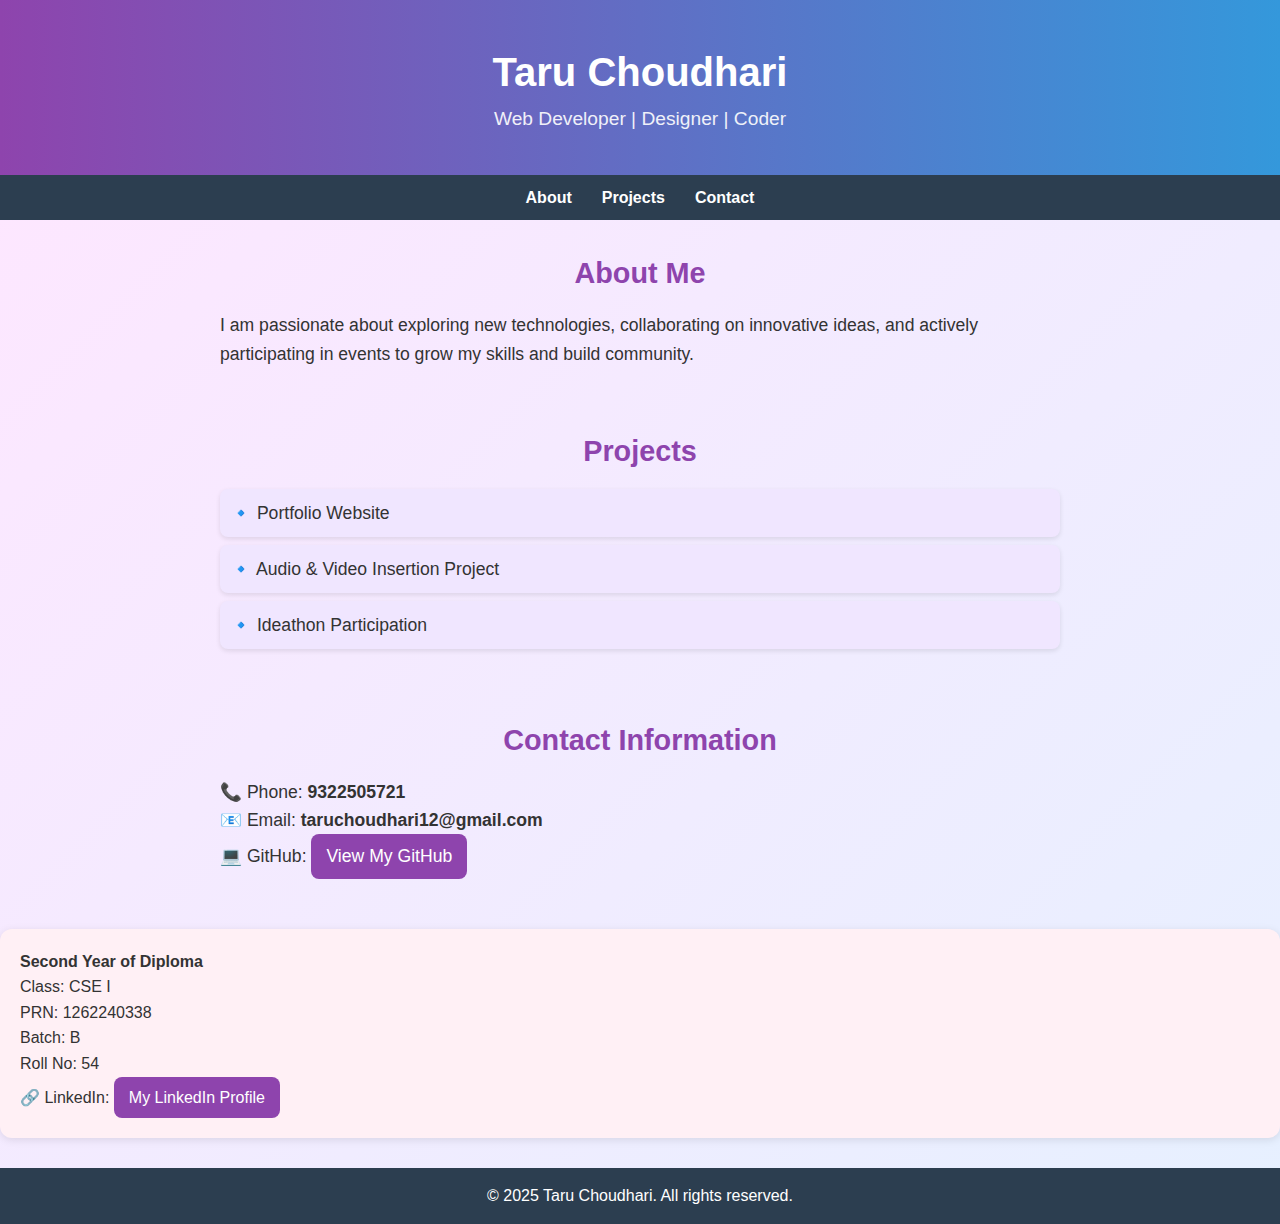
<file: indexmmy.html/index.html>
<!DOCTYPE html>
<html lang="en">
<head>
    <meta charset="UTF-8">
    <title>Taru Choudhari - Portfolio</title>
    <style>
        /* ===== General Reset ===== */
        * {
            margin: 0;
            padding: 0;
            box-sizing: border-box;
        }

        body {
            font-family: 'Segoe UI', Tahoma, sans-serif;
            background: linear-gradient(135deg, #ffe6ff, #e6f0ff);
            color: #333;
            line-height: 1.6;
        }

        /* ===== Header ===== */
        header {
            text-align: center;
            padding: 40px 20px;
            background: linear-gradient(90deg, #8e44ad, #3498db);
            color: white;
            box-shadow: 0 4px 8px rgba(0,0,0,0.2);
        }

        header h1 {
            font-size: 2.5rem;
        }

        header p {
            font-size: 1.2rem;
            opacity: 0.9;
        }

        /* ===== Navigation ===== */
        nav {
            display: flex;
            justify-content: center;
            background: #2c3e50;
            padding: 10px;
        }

        nav a {
            color: white;
            text-decoration: none;
            margin: 0 15px;
            font-weight: bold;
            transition: 0.3s;
        }

        nav a:hover {
            color: #f39c12;
            transform: scale(1.1);
        }

        /* ===== Sections ===== */
        section {
            padding: 30px;
            max-width: 900px;
            margin: auto;
        }

        section h2 {
            color: #8e44ad;
            margin-bottom: 15px;
            text-align: center;
            font-size: 1.8rem;
        }

        section p, ul {
            font-size: 1.1rem;
        }

        /* ===== Projects List ===== */
        ul {
            list-style: none;
        }

        ul li {
            background: #f0e6ff;
            padding: 10px;
            margin: 8px 0;
            border-radius: 8px;
            box-shadow: 0 2px 5px rgba(0,0,0,0.1);
            transition: 0.3s;
        }

        ul li:hover {
            background: #d1c4e9;
            transform: translateY(-3px);
        }

        /* ===== Personal Details ===== */
        .details {
            background: #fff0f5;
            padding: 20px;
            border-radius: 12px;
            margin-top: 20px;
            box-shadow: 0 2px 8px rgba(0,0,0,0.1);
        }

        /* ===== Links ===== */
        a.profile-link {
            display: inline-block;
            padding: 8px 15px;
            background: #8e44ad;
            color: white;
            text-decoration: none;
            border-radius: 8px;
            transition: 0.3s;
        }

        a.profile-link:hover {
            background: #732d91;
        }

        /* ===== Footer ===== */
        footer {
            text-align: center;
            padding: 15px;
            background: #2c3e50;
            color: white;
            margin-top: 30px;
        }
    </style>
</head>
<body>

    <header>
        <h1>Taru Choudhari</h1>
        <p>Web Developer | Designer | Coder</p>
    </header>

    <nav>
        <a href="#about">About</a>
        <a href="#projects">Projects</a>
        <a href="#contact">Contact</a>
    </nav>

    <section id="about">
        <h2>About Me</h2>
        <p>I am passionate about exploring new technologies, collaborating on innovative ideas, and actively participating in events to grow my skills and build community.</p>
    </section>

    <section id="projects">
        <h2>Projects</h2>
        <ul>
            <li>🔹 Portfolio Website</li>
            <li>🔹 Audio & Video Insertion Project</li>
            <li>🔹 Ideathon Participation</li>
        </ul>
    </section>

    <section id="contact">
        <h2>Contact Information</h2>
        <p>📞 Phone: <strong>9322505721</strong></p>
        <p>📧 Email: <strong>taruchoudhari12@gmail.com</strong></p>
        <p>💻 GitHub: <a class="profile-link" href="https://github.com/Taru-C" target="_blank">View My GitHub</a></p>
    </section>

    <div class="details">
        <p><strong>Second Year of Diploma</strong></p>
        <p>Class: CSE I</p>
        <p>PRN: 1262240338</p>
        <p>Batch: B</p>
        <p>Roll No: 54</p>
        <p>🔗 LinkedIn: <a class="profile-link" href="https://www.linkedin.com/in/taru-choudhari-80414a372/" target="_blank">My LinkedIn Profile</a></p>
    </div>

    <footer>
        <p>&copy; 2025 Taru Choudhari. All rights reserved.</p>
    </footer>

</body>
</html>
</file>
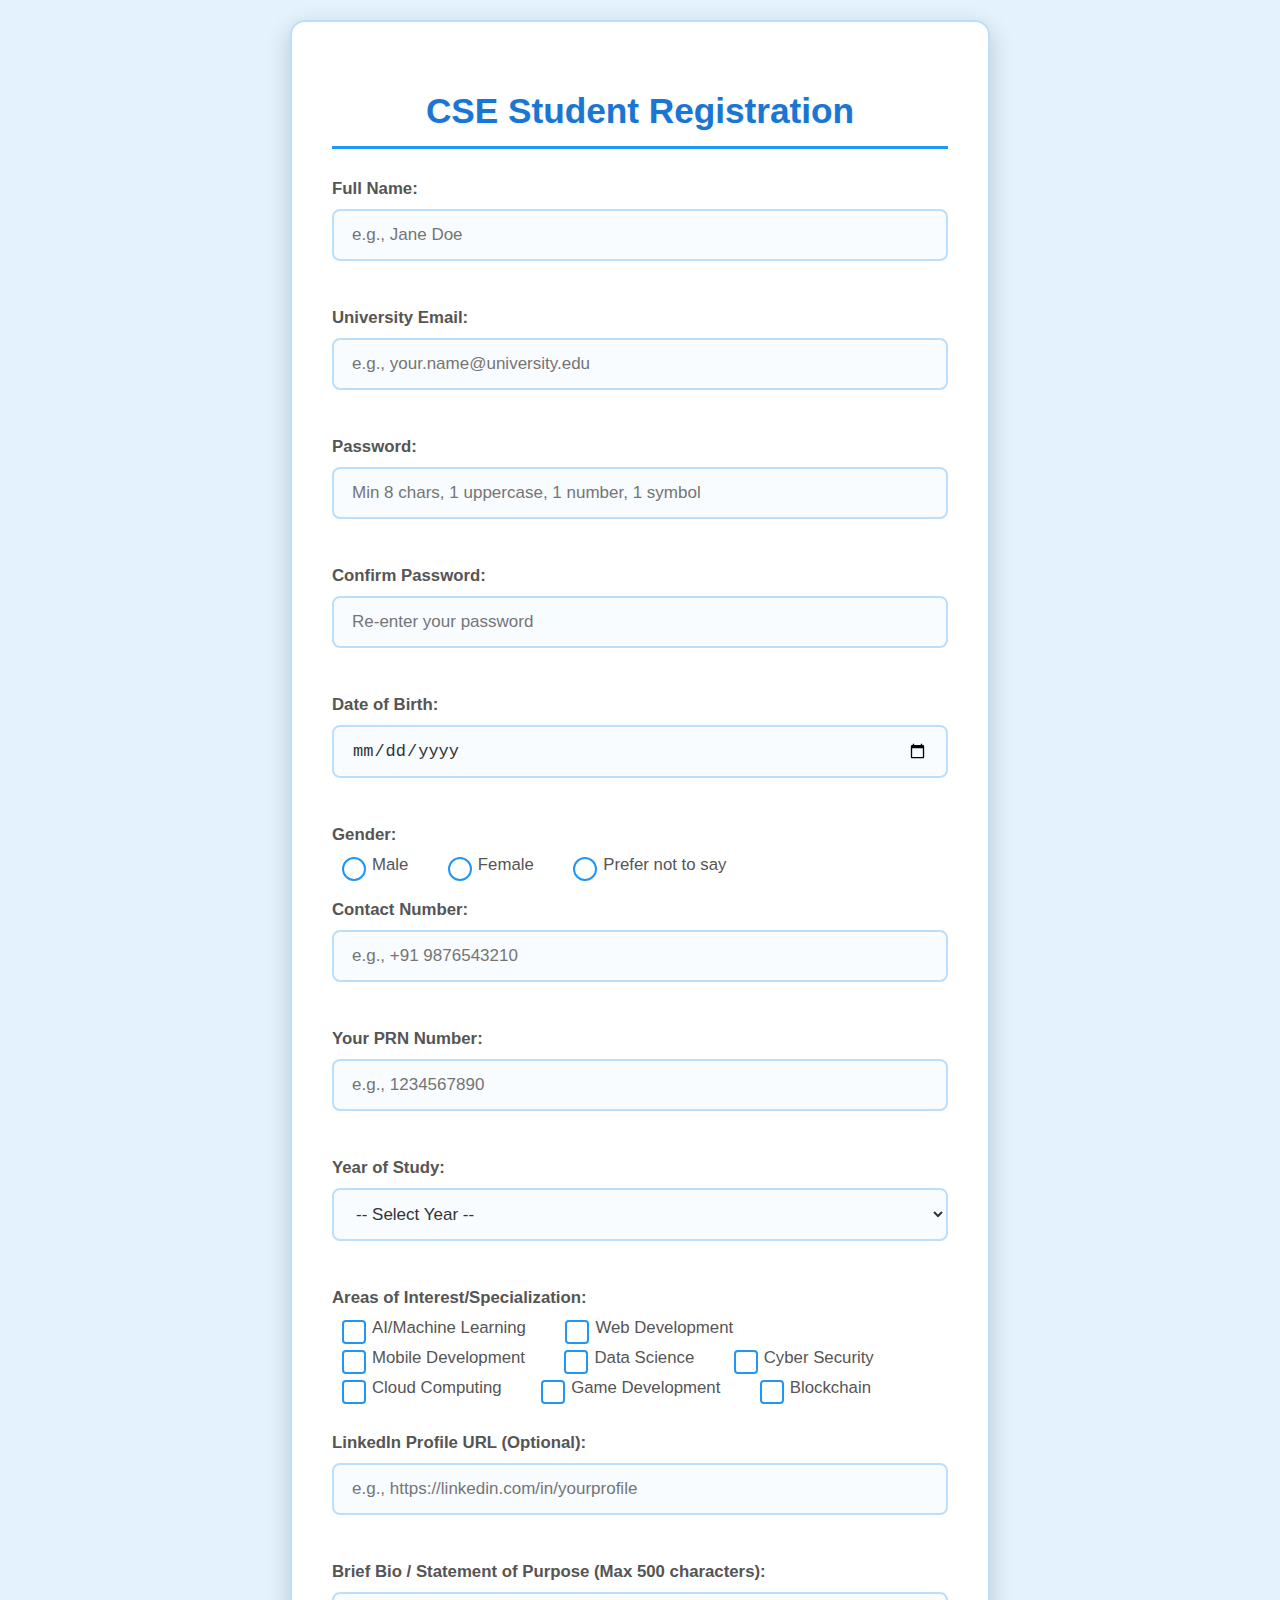
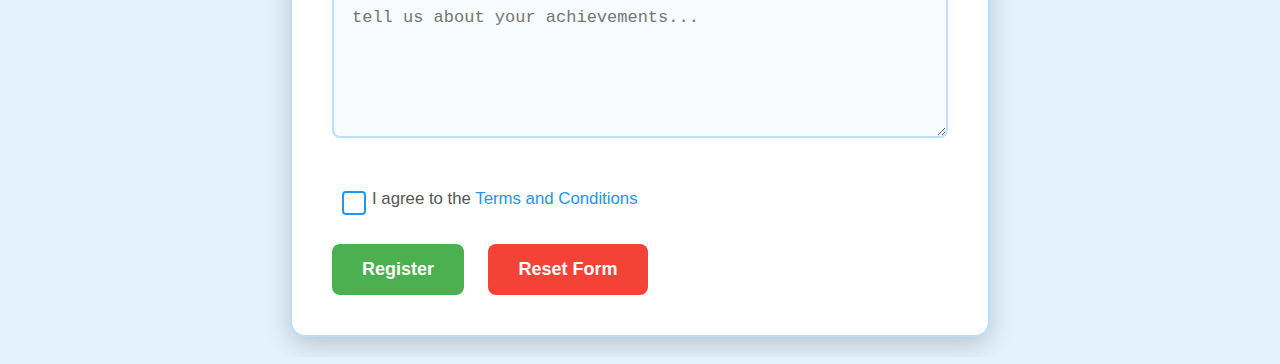
<file: forms.html>
<!DOCTYPE html>
<html lang="en">
<head>
    <meta charset="UTF-8">
    <meta name="viewport" content="width=device-width, initial-scale=1.0">
    <title>Colorful CSE Student Registration</title>
    <style>
        /* Define a vibrant and professional color palette */
        :root {
            --primary-blue: #2196F3; /* A bright, welcoming blue */
            --primary-dark-blue: #1976D2; /* Darker blue for accents/hover */
            --accent-green: #4CAF50; /* A fresh, lively green for success/buttons */
            --accent-green-dark: #388E3C; /* Darker green for button hover */
            --accent-orange: #FF9800; /* A warm orange for highlights */
            --text-dark: #333333; /* Standard dark text */
            --text-medium: #555555; /* Slightly lighter text for labels */
            --bg-light-blue: #E3F2FD; /* Very light blue for page background */
            --bg-white: #FFFFFF; /* Pure white for form background */
            --border-light: #BBDEFB; /* Light blue border */
            --border-medium: #90CAF9; /* Medium blue border for focus/emphasis */
            --error-red: #F44336; /* Bright red for errors and reset button */
            --shadow-color: rgba(0, 0, 0, 0.18); /* A bit more prominent shadow */
        }

        body {
            font-family: 'Segoe UI', Tahoma, Geneva, Verdana, sans-serif;
            margin: 0;
            padding: 20px;
            background-color: var(--bg-light-blue); /* Page background */
            display: flex;
            justify-content: center;
            align-items: center;
            min-height: 100vh;
            color: var(--text-dark); /* Default text color */
        }
        form {
            background-color: var(--bg-white);
            padding: 40px; /* Increased padding */
            border-radius: 15px; /* Slightly more rounded */
            box-shadow: 0 8px 25px var(--shadow-color); /* More vibrant shadow */
            max-width: 700px; /* Slightly increased max-width */
            width: 100%;
            border: 2px solid var(--border-light); /* Slightly thicker border */
            box-sizing: border-box;
            position: relative; /* For potential background gradients or patterns */
            overflow: hidden; /* Ensures background elements stay within bounds */
        }

        /* Subtle background pattern/gradient for the form */
        form::before {
            content: '';
            position: absolute;
            top: 0;
            left: 0;
            width: 100%;
            height: 100%;
            background: linear-gradient(135deg, rgba(var(--primary-blue), 0.05) 0%, rgba(var(--accent-green), 0.02) 100%);
            z-index: 0;
            border-radius: 15px;
        }

        form > * {
            position: relative; /* Ensures form content is above the pseudo-element background */
            z-index: 1;
        }

        h2 {
            text-align: center;
            color: var(--primary-dark-blue); /* Darker blue for the heading */
            margin-bottom: 30px; /* Increased margin */
            border-bottom: 3px solid var(--primary-blue); /* More prominent border */
            padding-bottom: 15px; /* Increased padding */
            font-size: 2.2em; /* Larger heading */
            text-shadow: 1px 1px 3px rgba(0, 0, 0, 0.08); /* Subtle text shadow */
        }
        label {
            display: block;
            margin-bottom: 10px; /* Increased margin */
            font-weight: 700; /* Bolder labels */
            color: var(--text-medium); /* Dark grey for labels */
            font-size: 1.05em; /* Slightly larger label text */
        }
        input[type="text"],
        input[type="email"],
        input[type="password"],
        input[type="number"],
        input[type="tel"],
        input[type="url"],
        input[type="date"],
        textarea,
        select {
            width: 100%;
            padding: 14px 18px; /* More padding */
            margin-bottom: 22px; /* Increased margin */
            border: 2px solid var(--border-light); /* Slightly thicker border */
            border-radius: 8px; /* More rounded inputs */
            box-sizing: border-box;
            font-size: 17px; /* Larger font size in inputs */
            color: var(--text-dark);
            background-color: #F8FCFF; /* Very subtle light blue background for inputs */
            transition: border-color 0.3s ease-in-out, box-shadow 0.3s ease-in-out, background-color 0.3s ease;
        }
        input[type="text"]:focus,
        input[type="email"]:focus,
        input[type="password"]:focus,
        input[type="number"]:focus,
        input[type="tel"]:focus,
        input[type="url"]:focus,
        input[type="date"]:focus,
        textarea:focus,
        select:focus {
            border-color: var(--primary-blue); /* Primary blue on focus */
            box-shadow: 0 0 10px rgba(var(--primary-blue), 0.4); /* Stronger, colored shadow */
            background-color: var(--bg-white); /* White background on focus */
            outline: none;
        }

        /* Custom Radio and Checkbox Styling */
        input[type="radio"],
        input[type="checkbox"] {
            /* Hide default radio/checkbox */
            position: absolute;
            opacity: 0;
            width: 0;
            height: 0;
            cursor: pointer;
        }

        input[type="radio"] + label,
        input[type="checkbox"] + label {
            display: inline-block; /* Keep them next to the input */
            margin-left: 10px; /* More space */
            margin-right: 25px; /* More space between options */
            color: var(--text-medium);
            font-weight: normal;
            position: relative;
            padding-left: 30px; /* Space for custom indicator */
            cursor: pointer;
            user-select: none; /* Prevent text selection */
        }

        /* Custom radio button appearance */
        input[type="radio"] + label::before {
            content: '';
            position: absolute;
            left: 0;
            top: 2px;
            width: 20px;
            height: 20px;
            border: 2px solid var(--primary-blue);
            border-radius: 50%;
            background: var(--bg-white);
            transition: all 0.2s ease;
        }
        input[type="radio"]:checked + label::before {
            background: var(--primary-blue);
            border-color: var(--primary-blue);
        }
        input[type="radio"]:checked + label::after {
            content: '';
            position: absolute;
            left: 7px;
            top: 9px;
            width: 6px;
            height: 6px;
            background: var(--bg-white);
            border-radius: 50%;
            transform: scale(0);
            animation: radioCheck 0.2s forwards;
        }

        /* Custom checkbox appearance */
        input[type="checkbox"] + label::before {
            content: '';
            position: absolute;
            left: 0;
            top: 2px;
            width: 20px;
            height: 20px;
            border: 2px solid var(--primary-blue);
            border-radius: 4px;
            background: var(--bg-white);
            transition: all 0.2s ease;
        }
        input[type="checkbox"]:checked + label::before {
            background: var(--primary-blue);
            border-color: var(--primary-blue);
        }
        input[type="checkbox"]:checked + label::after {
            content: '\2713'; /* Checkmark symbol */
            position: absolute;
            left: 4px;
            top: 1px;
            font-size: 16px;
            color: var(--bg-white);
            font-weight: bold;
            transform: scale(0);
            animation: checkboxCheck 0.2s forwards;
        }

        /* Keyframe animations for check/radio */
        @keyframes radioCheck {
            from { transform: scale(0); opacity: 0; }
            to { transform: scale(1); opacity: 1; }
        }
        @keyframes checkboxCheck {
            from { transform: scale(0); opacity: 0; }
            to { transform: scale(1); opacity: 1; }
        }


        .form-group {
            margin-bottom: 25px; /* Increased margin between groups */
        }
        .form-group.inline-group label {
            display: inline-block;
            margin-bottom: 0;
        }
        .form-group.inline-group div {
            margin-top: 10px; /* More space below the main label for inline options */
        }

        button {
            background-color: var(--accent-green); /* Green for submit */
            color: white;
            padding: 15px 30px; /* Larger padding */
            border: none;
            border-radius: 8px; /* More rounded buttons */
            cursor: pointer;
            font-size: 18px; /* Larger font size */
            font-weight: bold;
            transition: background-color 0.3s ease, transform 0.2s ease, box-shadow 0.3s ease;
            margin-right: 20px; /* More space between buttons */
            box-shadow: 0 4px 10px rgba(var(--accent-green), 0.2); /* Button specific shadow */
        }
        button[type="reset"] {
            background-color: var(--error-red); /* Red for reset */
            box-shadow: 0 4px 10px rgba(var(--error-red), 0.2);
        }
        button:hover {
            background-color: var(--accent-green-dark); /* Darker green on hover */
            transform: translateY(-2px); /* Slight lift effect */
            box-shadow: 0 6px 15px rgba(var(--accent-green-dark), 0.3);
        }
        button[type="reset"]:hover {
            background-color: #C62828; /* Darker red on hover */
            transform: translateY(-2px);
            box-shadow: 0 6px 15px rgba(#C62828, 0.3);
        }
        textarea {
            resize: vertical;
            min-height: 100px; /* Ensure a minimum height */
        }
        .error-message {
            color: var(--error-red); /* Red color for error messages */
            font-size: 0.95em;
            margin-top: -15px; /* Pull it closer to the input */
            margin-bottom: 15px;
            font-weight: 500;
        }
        a {
            color: var(--primary-blue); /* Links in primary blue */
            text-decoration: none;
            transition: color 0.2s ease;
        }
        a:hover {
            color: var(--primary-dark-blue);
            text-decoration: underline;
        }

    </style>
</head>
<body>

    <form action="/register-cse-student" method="POST">
        <h2>CSE Student Registration</h2>

        <div class="form-group">
            <label for="fullName">Full Name:</label>
            <input type="text" id="fullName" name="fullName" placeholder="e.g., Jane Doe" required minlength="3" maxlength="100">
        </div>

        <div class="form-group">
            <label for="email">University Email:</label>
            <input type="email" id="email" name="email" placeholder="e.g., your.name@university.edu" required pattern="[a-z0-9._%+-]+@university\.edu$" title="Please use your official university email (e.g., example@university.edu)">
        </div>

        <div class="form-group">
            <label for="password">Password:</label>
            <input type="password" id="password" name="password" placeholder="Min 8 chars, 1 uppercase, 1 number, 1 symbol" required minlength="8" pattern="(?=.*\d)(?=.*[a-z])(?=.*[A-Z])(?=.*[!@#$%^&()_+}{&quot;:;'?/&gt;.<,])(?!.*\s).{8,}" title="Must contain at least one number and one uppercase and lowercase letter, and at least one special character, and at least 8 or more characters">
        </div>

        <div class="form-group">
            <label for="confirmPassword">Confirm Password:</label>
            <input type="password" id="confirmPassword" name="confirmPassword" placeholder="Re-enter your password" required minlength="8">
        </div>

        <div class="form-group">
            <label for="dob">Date of Birth:</label>
            <input type="date" id="dob" name="dob" required>
        </div>

        <div class="form-group inline-group">
            <label>Gender:</label>
            <div>
                <input type="radio" id="male" name="gender" value="male" required>
                <label for="male">Male</label>
                <input type="radio" id="female" name="gender" value="female">
                <label for="female">Female</label>
                <input type="radio" id="otherGender" name="gender" value="other">
                <label for="otherGender">Prefer not to say</label>
            </div>
        </div>

        <div class="form-group">
            <label for="contactNumber">Contact Number:</label>
            <input type="tel" id="contactNumber" name="contactNumber" placeholder="e.g., +91 9876543210" pattern="^\+?[0-9]{10,15}$" title="Phone number (e.g., +91 9876543210)">
        </div>

        <div class="form-group">
            <label for="prnNumber">Your PRN Number:</label>
            <input type="number" id="prnNumber" name="prnNumber" placeholder="e.g., 1234567890" required title="Enter your PRN number">
            </div>

        <div class="form-group">
            <label for="yearOfStudy">Year of Study:</label>
            <select id="yearOfStudy" name="yearOfStudy" required>
                <option value="">-- Select Year --</option>
                <option value="1st">1st Year</option>
                <option value="2nd">2nd Year</option>
                <option value="3rd">3rd Year</option>
                <option value="4th">4th Year</option>
                <option value="5th">5th Year (Integrated/Dual Degree)</option>
                <option value="postgrad">Postgraduate</option>
            </select>
        </div>

        <div class="form-group">
            <label>Areas of Interest/Specialization:</label>
            <div class="inline-group">
                <input type="checkbox" id="aiMl" name="interests" value="AI/ML">
                <label for="aiMl">AI/Machine Learning</label>
                <input type="checkbox" id="webDev" name="interests" value="Web Development">
                <label for="webDev">Web Development</label>
                <input type="checkbox" id="mobileDev" name="interests" value="Mobile Development">
                <label for="mobileDev">Mobile Development</label>
                <input type="checkbox" id="dataScience" name="interests" value="Data Science">
                <label for="dataScience">Data Science</label>
                <input type="checkbox" id="cyberSec" name="interests" value="Cyber Security">
                <label for="cyberSec">Cyber Security</label>
                <input type="checkbox" id="cloudComp" name="interests" value="Cloud Computing">
                <label for="cloudComp">Cloud Computing</label>
                <input type="checkbox" id="gameDev" name="interests" value="Game Development">
                <label for="gameDev">Game Development</label>
                <input type="checkbox" id="blockchain" name="interests" value="Blockchain">
                <label for="blockchain">Blockchain</label>
            </div>
        </div>

        <div class="form-group">
            <label for="linkedinUrl">LinkedIn Profile URL (Optional):</label>
            <input type="url" id="linkedinUrl" name="linkedinUrl" placeholder="e.g., https://linkedin.com/in/yourprofile">
        </div>

        <div class="form-group">
            <label for="bio">Brief Bio / Statement of Purpose (Max 500 characters):</label>
            <textarea id="bio" name="bio" rows="6" maxlength="500" placeholder="tell us about your achievements..."></textarea>
        </div>

        <div class="form-group">
            <input type="checkbox" id="terms" name="terms" value="agreed" required>
            <label for="terms">I agree to the <a href="#" style="color: var(--primary-blue); text-decoration: none;">Terms and Conditions</a></label>
        </div>

        <button type="submit">Register</button>
        <button type="reset">Reset Form</button>
    </form>

    <script>
        const password = document.getElementById('password');
        const confirmPassword = document.getElementById('confirmPassword');

        function validatePassword(){
            if(password.value != confirmPassword.value) {
                confirmPassword.setCustomValidity("Passwords Don't Match");
            } else {
                confirmPassword.setCustomValidity('');
            }
        }

        password.onchange = validatePassword;
        confirmPassword.onkeyup = validatePassword;
    </script>

</body>
</html>
</file>
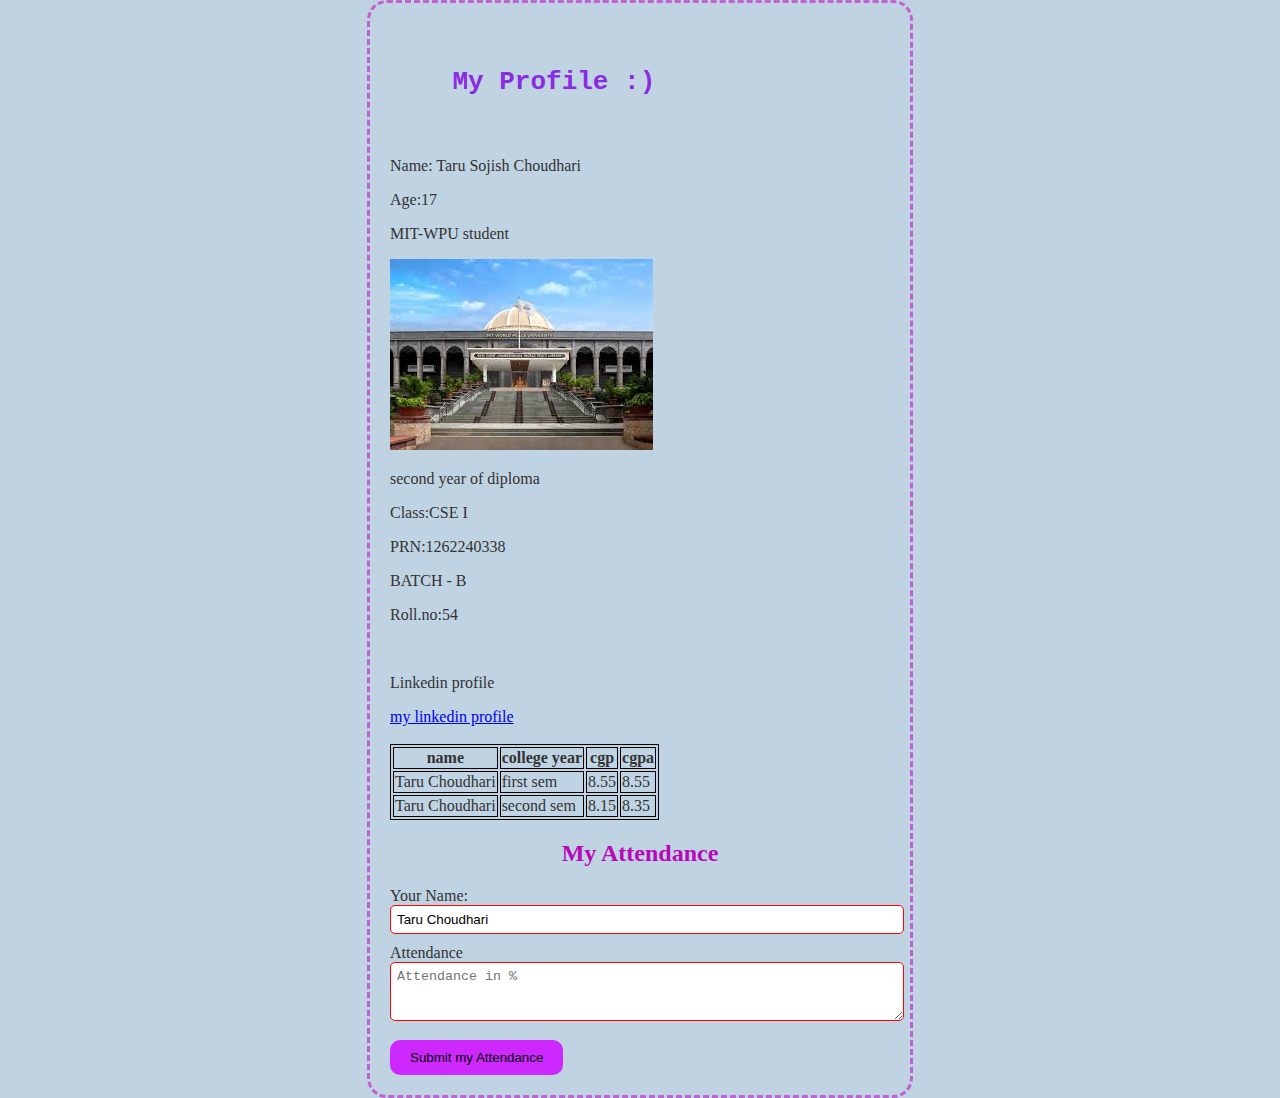
<file: my profile.html>
<!DOCTYPE html>
<html lang="en">
<head>
    
    <title>document</title>
   <style>
    h1{
        color: blueviolet;
    }
    table, th, td {
  border: 1px solid black;
}
   </style>
   
<body>
    <br>
   <h1><pre>    My Profile :)</pre></h1>
   <br>
    <p>Name: Taru Sojish Choudhari</p> 
    <p>Age:17</p>
    <p>MIT-WPU student</p>
    <img src="[data-uri]"
    
    <br>

    
    <P>second year of diploma</P>
    <p>Class:CSE I</p>
    <P>PRN:1262240338</P>
    <P>BATCH - B</P>
    <P>Roll.no:54</P>
    <br>
    <p>Linkedin profile</p>
    <a href = "https://www.linkedin.com/in/taru-choudhari-80414a372/" > my linkedin profile </a
      >
      <br>
      <br>
<table>
<tr>
  <th>name
  </th>
  <th>college year</th>
  <th>cgp</th>
  <th>cgpa</th>
</tr>
<td>Taru Choudhari</td>
<td>first sem</td>
<td>8.55</td>
<td>8.55</td>
<tr>
  <td> Taru Choudhari</td>
  <td> second sem</td>
  <td>8.15</td>
  <td>8.35</td>
</tr>

</table>
<!DOCTYPE html>
<html lang="en">
  <form action="https://formsubmit.truchoudhari15@gmail.com" method="POST">

<head>
  <meta charset="UTF-8">
  <title>Oggy's Complaint Form</title>
  <style>
    body {
      font-family: 'Comic Sans MS', cursive;
      background-color: #c0d3e3;
      color: #333;
      padding: 20px;
      max-width: 500px;
      margin: auto;
      border: 3px dashed #c062d0;
      border-radius: 20px;
    }

    h2 {
      text-align: center;
      color: #b908b9;
    }

    label {
      display: block;
      margin-top: 10px;
    }

    input, select, textarea {
      width: 100%;
      padding: 6px;
      border-radius: 5px;
      border: 1px solid #ff0000;
    }

    button {
      margin-top: 15px;
      background-color: #cd29ff;
      color: rgb(0, 0, 0);
      border: none;
      padding: 10px 20px;
      border-radius: 10px;
      cursor: pointer;
    }

    button:hover {
      background-color: #ae34be;
    }
  </style>
</head>
<body>

  <h2>My Attendance</h2>

  <form>
    <label>Your Name:</label>
    <input type="text" value="Taru Choudhari" readonly>

    

    <label>Attendance</label>
    <textarea rows="3" placeholder="Attendance in %"></textarea>

   

    <button type="submit">Submit my Attendance </button>
  </form>

</body>
</html>


</body>
</html>
</body>
</html>
</body>
</html>
</file>
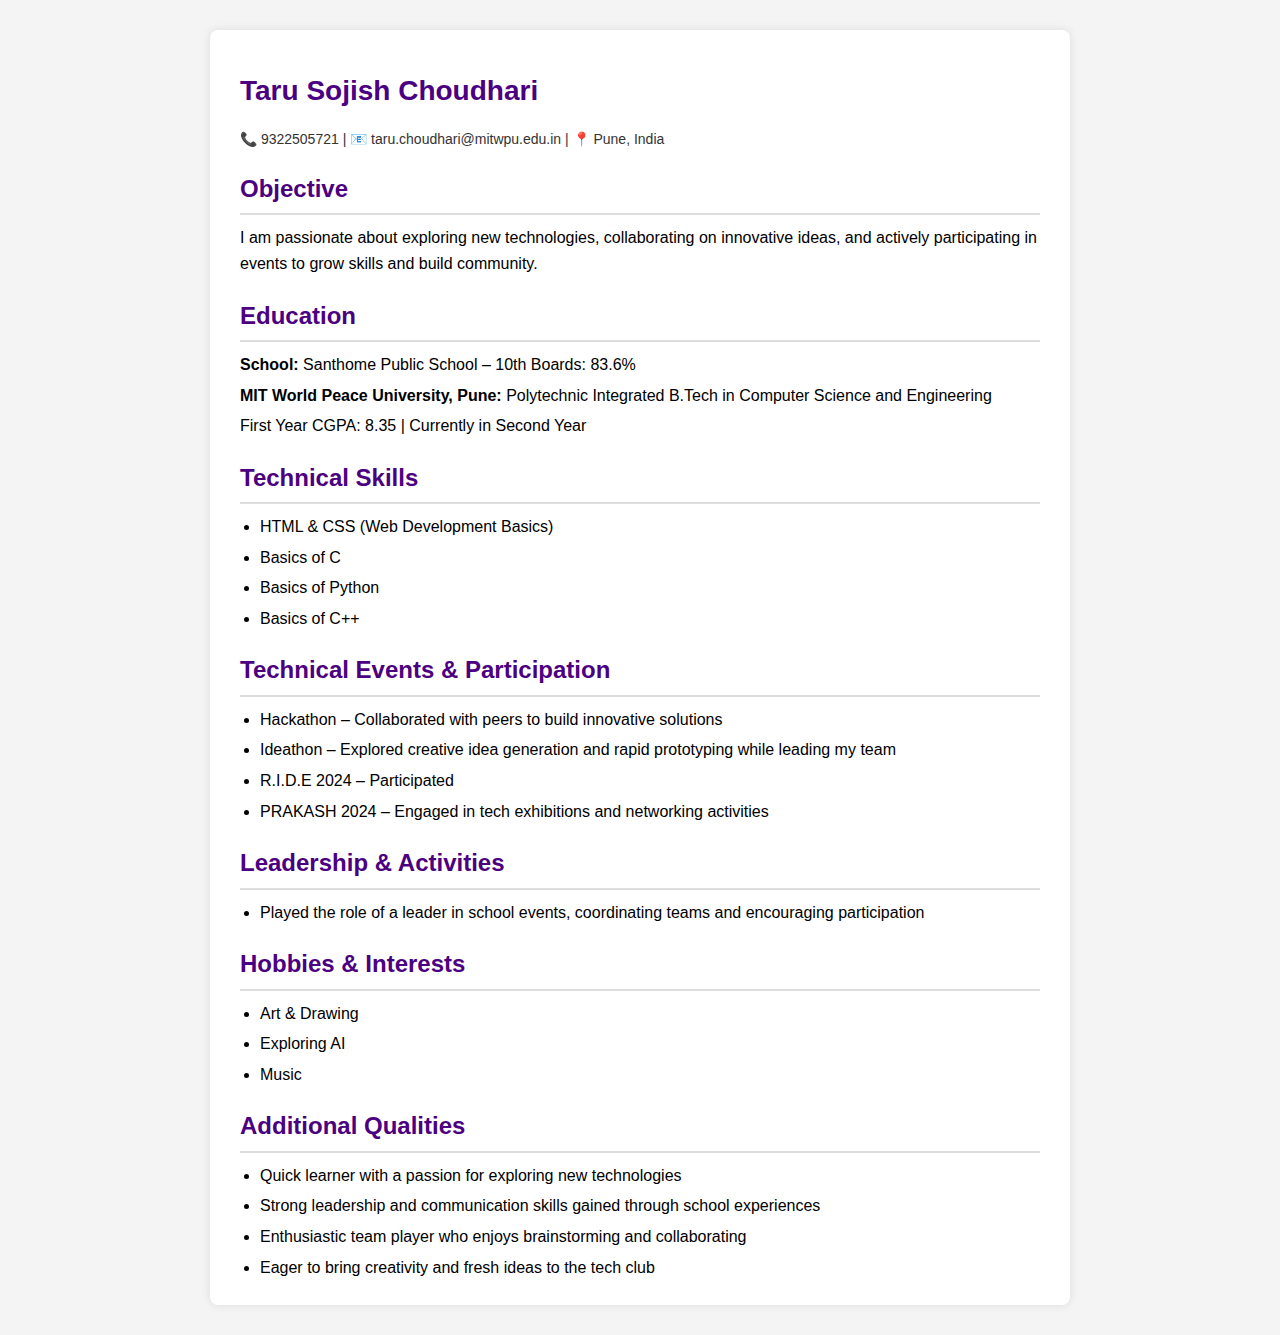
<file: resume.html>
<!DOCTYPE html>
<html lang="en">
<head>
  <meta charset="UTF-8">
  <meta name="viewport" content="width=device-width, initial-scale=1.0">
  <title>Taru Sojish Choudhari - Resume</title>
  <style>
    body {
      font-family: Arial, sans-serif;
      margin: 0;
      padding: 0;
      background-color: #f4f4f4;
      line-height: 1.6;
    }
    .container {
      max-width: 800px;
      margin: 30px auto;
      background: #fff;
      padding: 20px 30px;
      border-radius: 8px;
      box-shadow: 0 0 10px rgba(0,0,0,0.1);
    }
    h1, h2 {
      color: #4B0082;
      margin-bottom: 10px;
    }
    h1 {
      font-size: 28px;
    }
    h2 {
      border-bottom: 2px solid #ddd;
      padding-bottom: 5px;
      margin-top: 20px;
    }
    .contact {
      font-size: 14px;
      margin-bottom: 15px;
      color: #333;
    }
    ul {
      margin: 0;
      padding-left: 20px;
    }
    li {
      margin-bottom: 5px;
    }
    .section p {
      margin: 5px 0;
    }
  </style>
</head>
<body>
  <div class="container">
    <h1>Taru Sojish Choudhari</h1>
    <p class="contact">
      📞 9322505721 | 📧 taru.choudhari@mitwpu.edu.in | 📍 Pune, India
    </p>

    <div class="section">
      <h2>Objective</h2>
      <p>I am passionate about exploring new technologies, collaborating on innovative ideas, and actively participating in events to grow skills and build community.</p>
    </div>

    <div class="section">
      <h2>Education</h2>
      <p><strong>School:</strong> Santhome Public School – 10th Boards: 83.6%</p>
      <p><strong>MIT World Peace University, Pune:</strong> Polytechnic Integrated B.Tech in Computer Science and Engineering</p>
      <p>First Year CGPA: 8.35 | Currently in Second Year</p>
    </div>

    <div class="section">
      <h2>Technical Skills</h2>
      <ul>
        <li>HTML & CSS (Web Development Basics)</li>
        <li>Basics of C</li>
        <li>Basics of Python</li>
        <li>Basics of C++</li>
      </ul>
    </div>

    <div class="section">
      <h2>Technical Events & Participation</h2>
      <ul>
        <li>Hackathon – Collaborated with peers to build innovative solutions</li>
        <li>Ideathon – Explored creative idea generation and rapid prototyping while leading my team</li>
        <li>R.I.D.E 2024 – Participated</li>
        <li>PRAKASH 2024 – Engaged in tech exhibitions and networking activities</li>
      </ul>
    </div>

    <div class="section">
      <h2>Leadership & Activities</h2>
      <ul>
        <li>Played the role of a leader in school events, coordinating teams and encouraging participation</li>
      </ul>
    </div>

    <div class="section">
      <h2>Hobbies & Interests</h2>
      <ul>
        <li>Art & Drawing</li>
        <li>Exploring AI</li>
        <li>Music</li>
      </ul>
    </div>

    <div class="section">
      <h2>Additional Qualities</h2>
      <ul>
        <li>Quick learner with a passion for exploring new technologies</li>
        <li>Strong leadership and communication skills gained through school experiences</li>
        <li>Enthusiastic team player who enjoys brainstorming and collaborating</li>
        <li>Eager to bring creativity and fresh ideas to the tech club</li>
      </ul>
    </div>
  </div>
</body>
</html>
</file>
